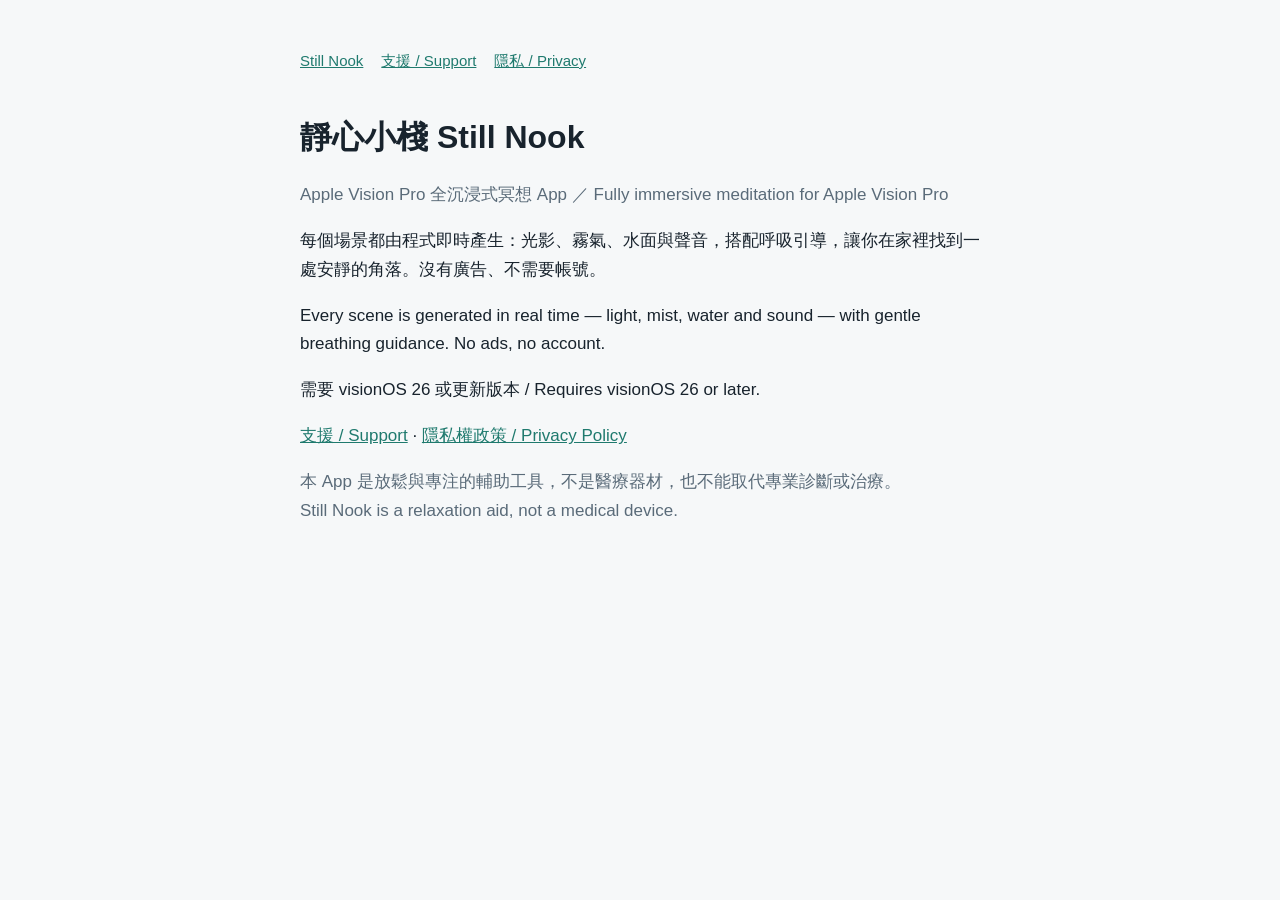
<file: index.html>
<!doctype html><html lang="zh-Hant"><head><meta charset="utf-8"><meta name="viewport" content="width=device-width,initial-scale=1"><title>靜心小棧 Still Nook</title><link rel="stylesheet" href="style.css"></head><body><main><nav><a href="index.html">Still Nook</a><a href="support.html">支援 / Support</a><a href="privacy.html">隱私 / Privacy</a></nav><h1>靜心小棧 Still Nook</h1>
<p class="mute">Apple Vision Pro 全沉浸式冥想 App ／ Fully immersive meditation for Apple Vision Pro</p>
<p>每個場景都由程式即時產生：光影、霧氣、水面與聲音，搭配呼吸引導，讓你在家裡找到一處安靜的角落。沒有廣告、不需要帳號。</p>
<p>Every scene is generated in real time — light, mist, water and sound — with gentle breathing guidance. No ads, no account.</p>
<p>需要 visionOS 26 或更新版本 / Requires visionOS 26 or later.</p>
<p><a href="support.html">支援 / Support</a> · <a href="privacy.html">隱私權政策 / Privacy Policy</a></p>
<p class="mute">本 App 是放鬆與專注的輔助工具，不是醫療器材，也不能取代專業診斷或治療。<br>Still Nook is a relaxation aid, not a medical device.</p>
</main></body></html>
</file>
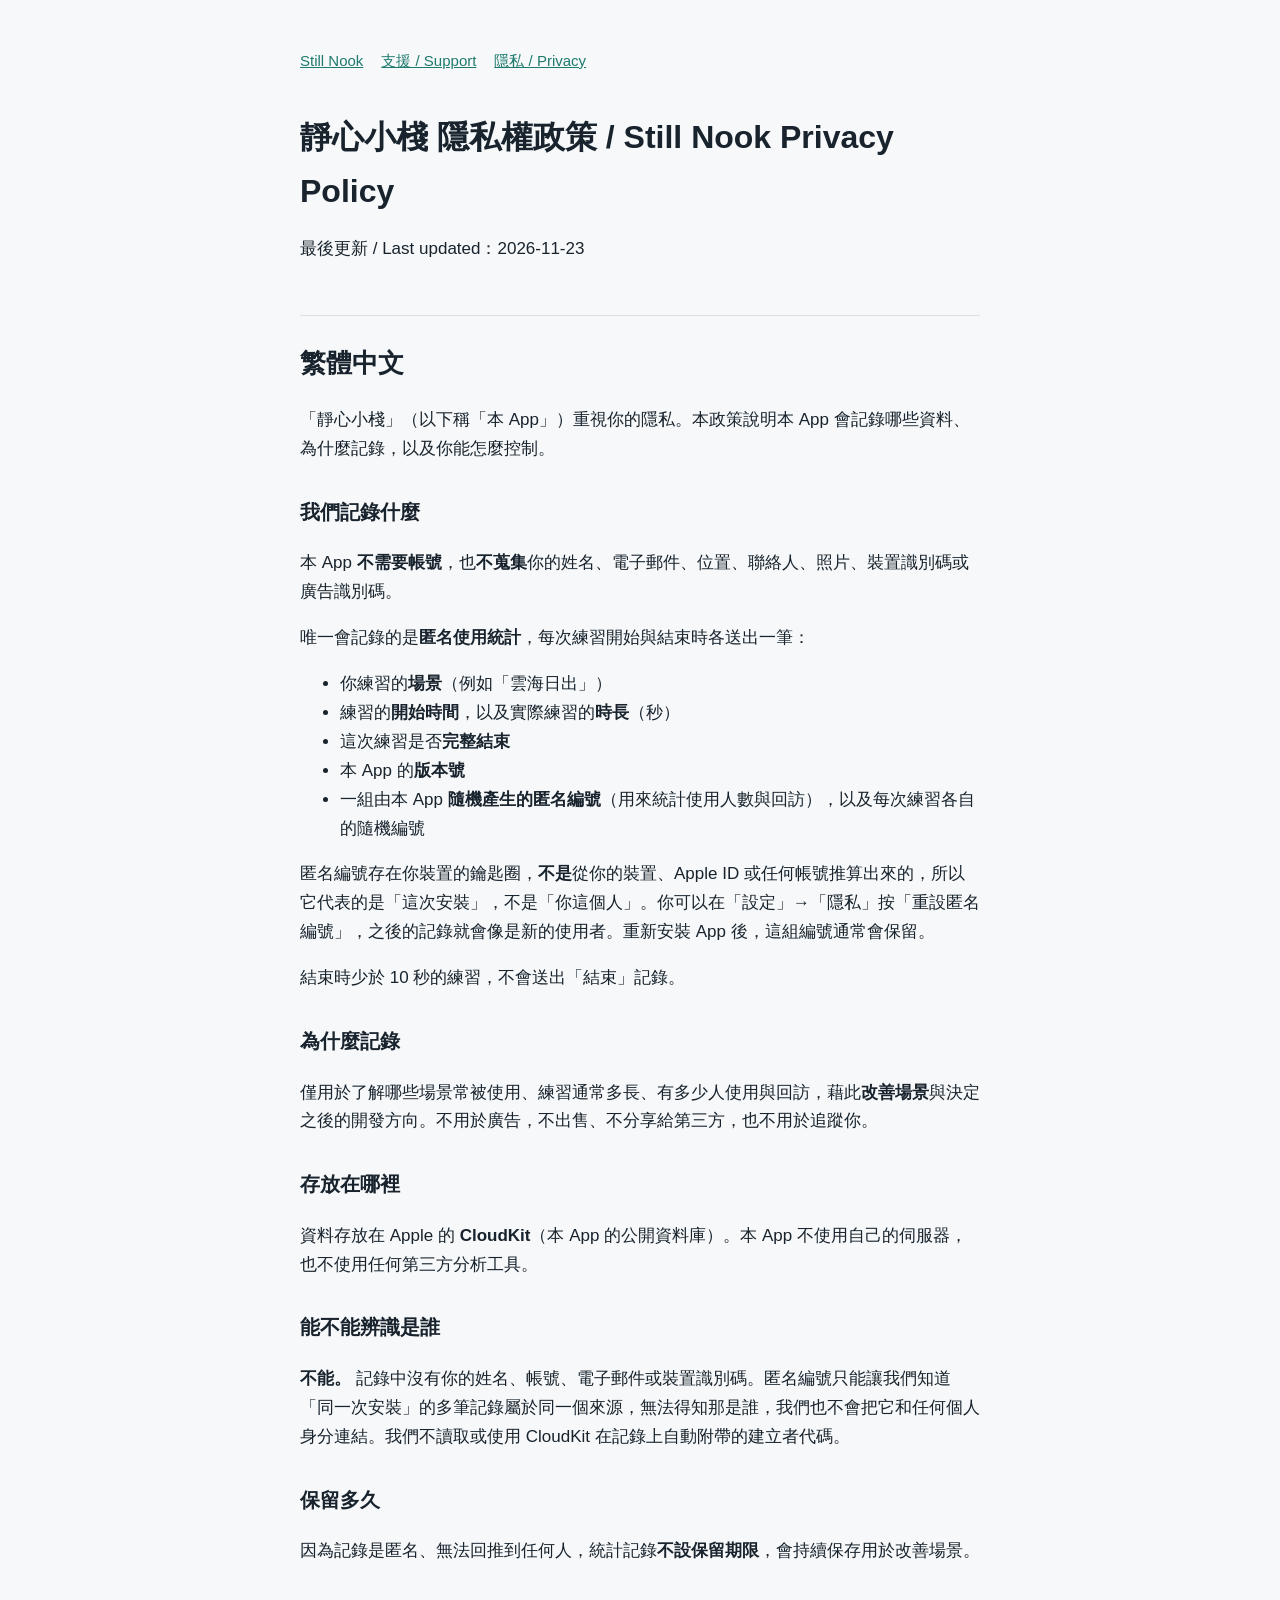
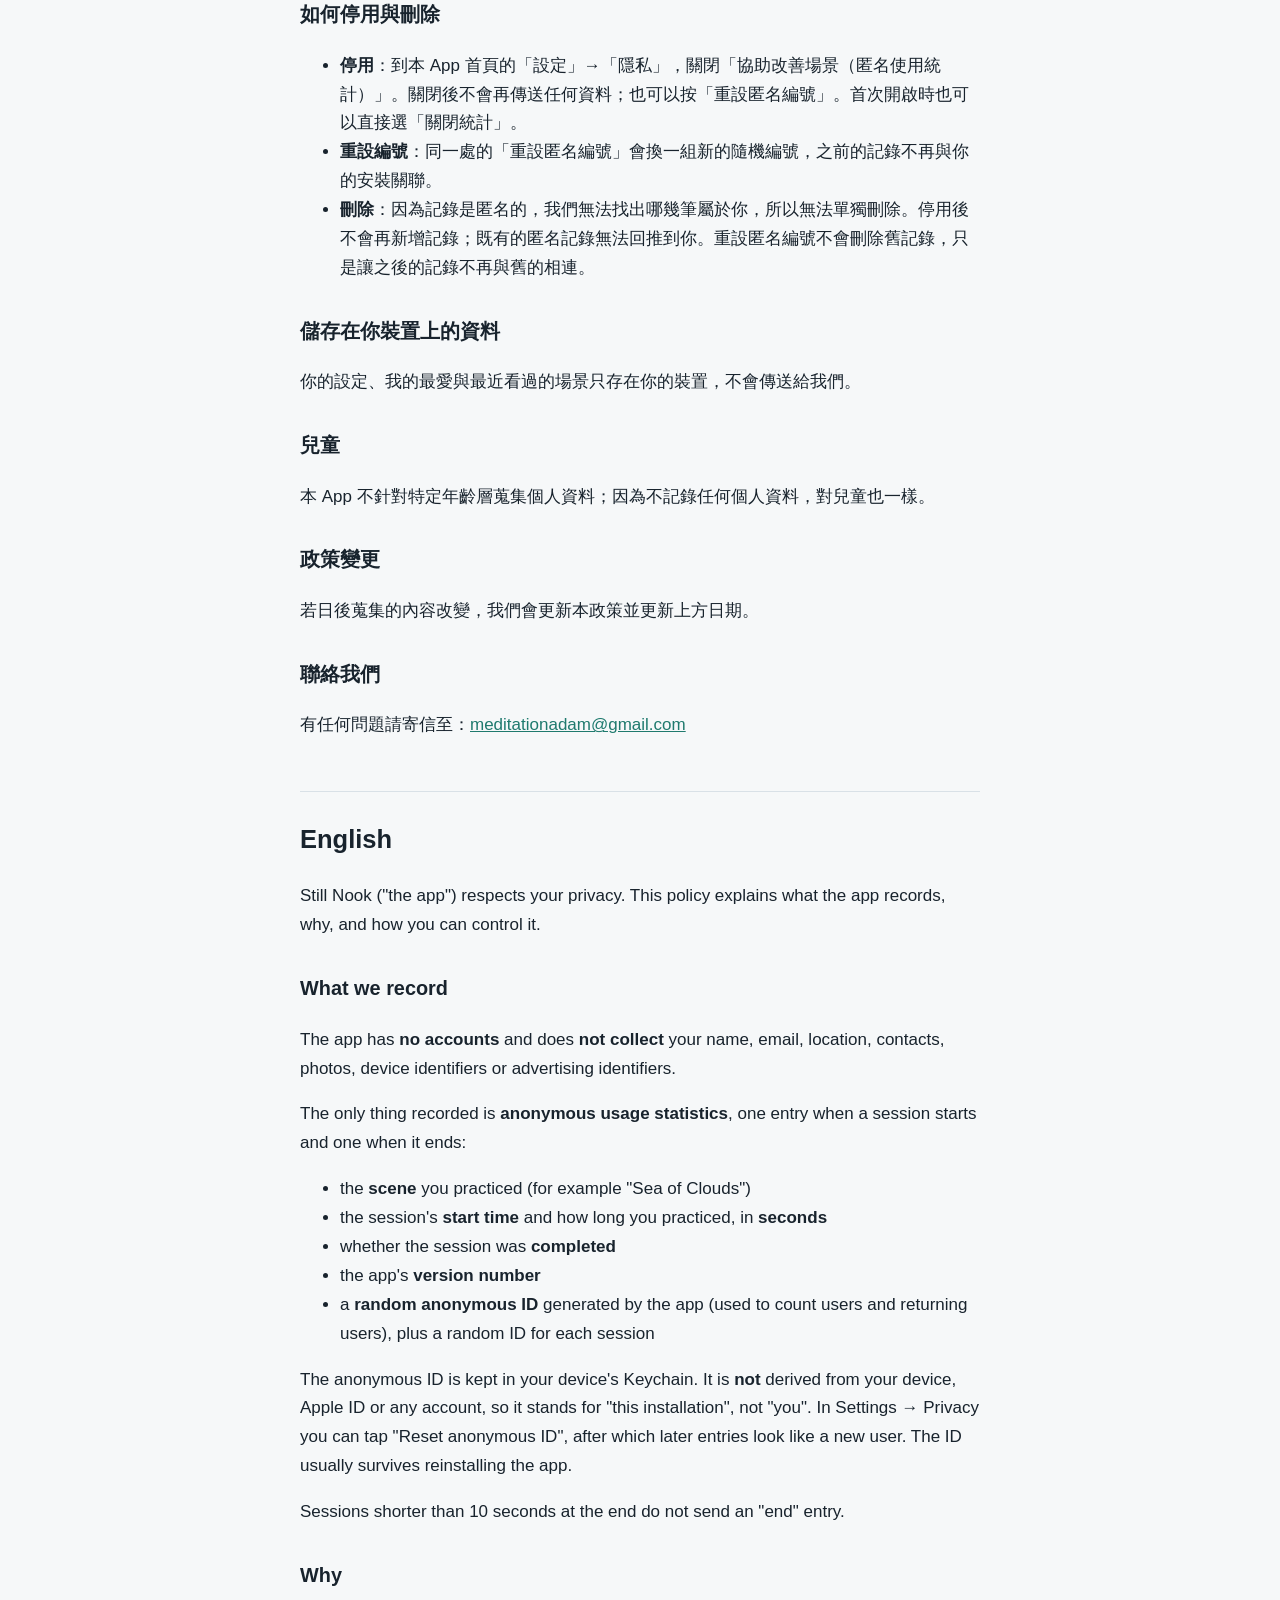
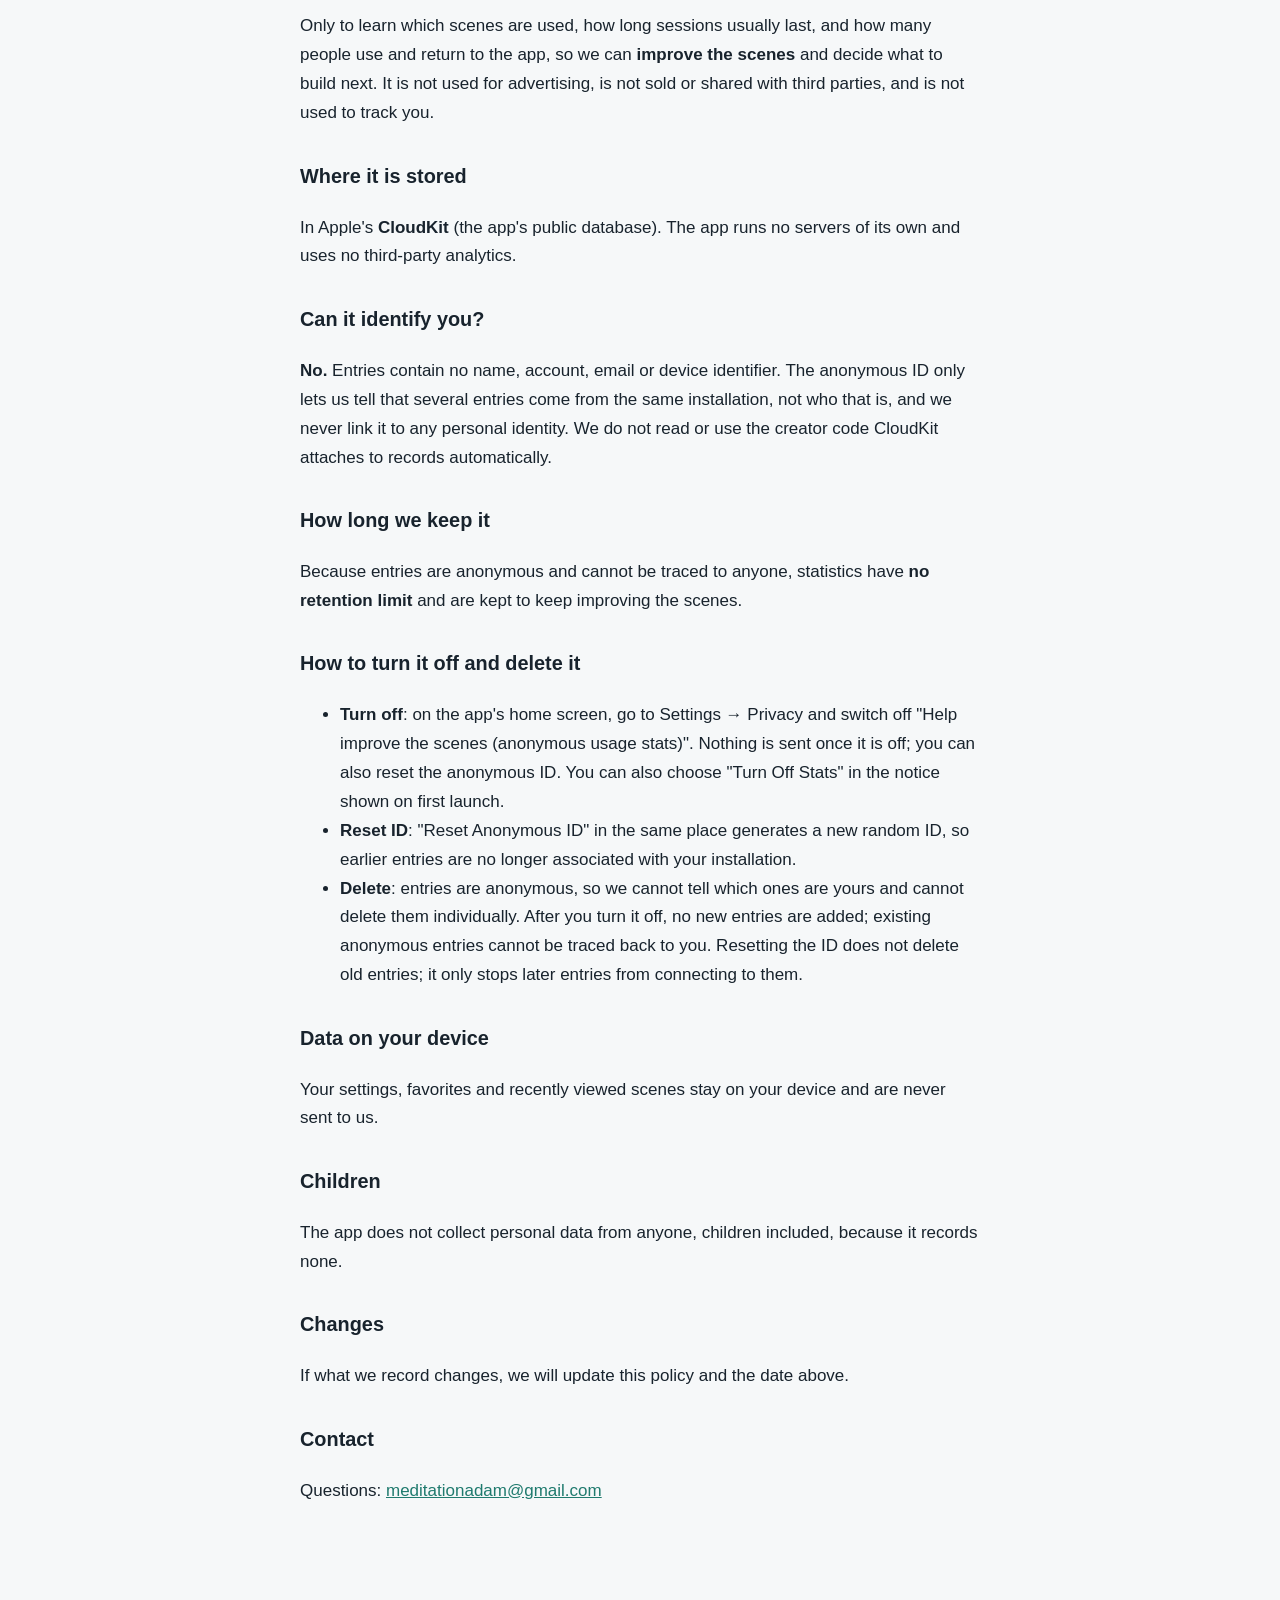
<file: privacy.html>
<!doctype html><html lang="zh-Hant"><head><meta charset="utf-8"><meta name="viewport" content="width=device-width,initial-scale=1"><title>隱私權政策 Privacy — 靜心小棧 Still Nook</title><link rel="stylesheet" href="style.css"></head><body><main><nav><a href="index.html">Still Nook</a><a href="support.html">支援 / Support</a><a href="privacy.html">隱私 / Privacy</a></nav><h1>靜心小棧 隱私權政策 / Still Nook Privacy Policy</h1>
<p>最後更新 / Last updated：2026-11-23</p>
<h2>繁體中文</h2>
<p>「靜心小棧」（以下稱「本 App」）重視你的隱私。本政策說明本 App 會記錄哪些資料、為什麼記錄，以及你能怎麼控制。</p>
<h3>我們記錄什麼</h3>
<p>本 App <strong>不需要帳號</strong>，也<strong>不蒐集</strong>你的姓名、電子郵件、位置、聯絡人、照片、裝置識別碼或廣告識別碼。</p>
<p>唯一會記錄的是<strong>匿名使用統計</strong>，每次練習開始與結束時各送出一筆：</p>
<ul>
<li>你練習的<strong>場景</strong>（例如「雲海日出」）</li>
<li>練習的<strong>開始時間</strong>，以及實際練習的<strong>時長</strong>（秒）</li>
<li>這次練習是否<strong>完整結束</strong></li>
<li>本 App 的<strong>版本號</strong></li>
<li>一組由本 App <strong>隨機產生的匿名編號</strong>（用來統計使用人數與回訪），以及每次練習各自的隨機編號</li>
</ul>
<p>匿名編號存在你裝置的鑰匙圈，<strong>不是</strong>從你的裝置、Apple ID 或任何帳號推算出來的，所以它代表的是「這次安裝」，不是「你這個人」。你可以在「設定」→「隱私」按「重設匿名編號」，之後的記錄就會像是新的使用者。重新安裝 App 後，這組編號通常會保留。</p>
<p>結束時少於 10 秒的練習，不會送出「結束」記錄。</p>
<h3>為什麼記錄</h3>
<p>僅用於了解哪些場景常被使用、練習通常多長、有多少人使用與回訪，藉此<strong>改善場景</strong>與決定之後的開發方向。不用於廣告，不出售、不分享給第三方，也不用於追蹤你。</p>
<h3>存放在哪裡</h3>
<p>資料存放在 Apple 的 <strong>CloudKit</strong>（本 App 的公開資料庫）。本 App 不使用自己的伺服器，也不使用任何第三方分析工具。</p>
<h3>能不能辨識是誰</h3>
<p><strong>不能。</strong> 記錄中沒有你的姓名、帳號、電子郵件或裝置識別碼。匿名編號只能讓我們知道「同一次安裝」的多筆記錄屬於同一個來源，無法得知那是誰，我們也不會把它和任何個人身分連結。我們不讀取或使用 CloudKit 在記錄上自動附帶的建立者代碼。</p>
<h3>保留多久</h3>
<p>因為記錄是匿名、無法回推到任何人，統計記錄<strong>不設保留期限</strong>，會持續保存用於改善場景。</p>
<h3>如何停用與刪除</h3>
<ul>
<li><strong>停用</strong>：到本 App 首頁的「設定」→「隱私」，關閉「協助改善場景（匿名使用統計）」。關閉後不會再傳送任何資料；也可以按「重設匿名編號」。首次開啟時也可以直接選「關閉統計」。</li>
<li><strong>重設編號</strong>：同一處的「重設匿名編號」會換一組新的隨機編號，之前的記錄不再與你的安裝關聯。</li>
<li><strong>刪除</strong>：因為記錄是匿名的，我們無法找出哪幾筆屬於你，所以無法單獨刪除。停用後不會再新增記錄；既有的匿名記錄無法回推到你。重設匿名編號不會刪除舊記錄，只是讓之後的記錄不再與舊的相連。</li>
</ul>
<h3>儲存在你裝置上的資料</h3>
<p>你的設定、我的最愛與最近看過的場景只存在你的裝置，不會傳送給我們。</p>
<h3>兒童</h3>
<p>本 App 不針對特定年齡層蒐集個人資料；因為不記錄任何個人資料，對兒童也一樣。</p>
<h3>政策變更</h3>
<p>若日後蒐集的內容改變，我們會更新本政策並更新上方日期。</p>
<h3>聯絡我們</h3>
<p>有任何問題請寄信至：<a href="mailto:meditationadam@gmail.com">meditationadam@gmail.com</a></p>
<h2>English</h2>
<p>Still Nook ("the app") respects your privacy. This policy explains what the app records, why, and how you can control it.</p>
<h3>What we record</h3>
<p>The app has <strong>no accounts</strong> and does <strong>not collect</strong> your name, email, location, contacts, photos, device identifiers or advertising identifiers.</p>
<p>The only thing recorded is <strong>anonymous usage statistics</strong>, one entry when a session starts and one when it ends:</p>
<ul>
<li>the <strong>scene</strong> you practiced (for example "Sea of Clouds")</li>
<li>the session's <strong>start time</strong> and how long you practiced, in <strong>seconds</strong></li>
<li>whether the session was <strong>completed</strong></li>
<li>the app's <strong>version number</strong></li>
<li>a <strong>random anonymous ID</strong> generated by the app (used to count users and returning users), plus a random ID for each session</li>
</ul>
<p>The anonymous ID is kept in your device's Keychain. It is <strong>not</strong> derived from your device, Apple ID or any account, so it stands for "this installation", not "you". In Settings → Privacy you can tap "Reset anonymous ID", after which later entries look like a new user. The ID usually survives reinstalling the app.</p>
<p>Sessions shorter than 10 seconds at the end do not send an "end" entry.</p>
<h3>Why</h3>
<p>Only to learn which scenes are used, how long sessions usually last, and how many people use and return to the app, so we can <strong>improve the scenes</strong> and decide what to build next. It is not used for advertising, is not sold or shared with third parties, and is not used to track you.</p>
<h3>Where it is stored</h3>
<p>In Apple's <strong>CloudKit</strong> (the app's public database). The app runs no servers of its own and uses no third-party analytics.</p>
<h3>Can it identify you?</h3>
<p><strong>No.</strong> Entries contain no name, account, email or device identifier. The anonymous ID only lets us tell that several entries come from the same installation, not who that is, and we never link it to any personal identity. We do not read or use the creator code CloudKit attaches to records automatically.</p>
<h3>How long we keep it</h3>
<p>Because entries are anonymous and cannot be traced to anyone, statistics have <strong>no retention limit</strong> and are kept to keep improving the scenes.</p>
<h3>How to turn it off and delete it</h3>
<ul>
<li><strong>Turn off</strong>: on the app's home screen, go to Settings → Privacy and switch off "Help improve the scenes (anonymous usage stats)". Nothing is sent once it is off; you can also reset the anonymous ID. You can also choose "Turn Off Stats" in the notice shown on first launch.</li>
<li><strong>Reset ID</strong>: "Reset Anonymous ID" in the same place generates a new random ID, so earlier entries are no longer associated with your installation.</li>
<li><strong>Delete</strong>: entries are anonymous, so we cannot tell which ones are yours and cannot delete them individually. After you turn it off, no new entries are added; existing anonymous entries cannot be traced back to you. Resetting the ID does not delete old entries; it only stops later entries from connecting to them.</li>
</ul>
<h3>Data on your device</h3>
<p>Your settings, favorites and recently viewed scenes stay on your device and are never sent to us.</p>
<h3>Children</h3>
<p>The app does not collect personal data from anyone, children included, because it records none.</p>
<h3>Changes</h3>
<p>If what we record changes, we will update this policy and the date above.</p>
<h3>Contact</h3>
<p>Questions: <a href="mailto:meditationadam@gmail.com">meditationadam@gmail.com</a></p>
</main></body></html>
</file>
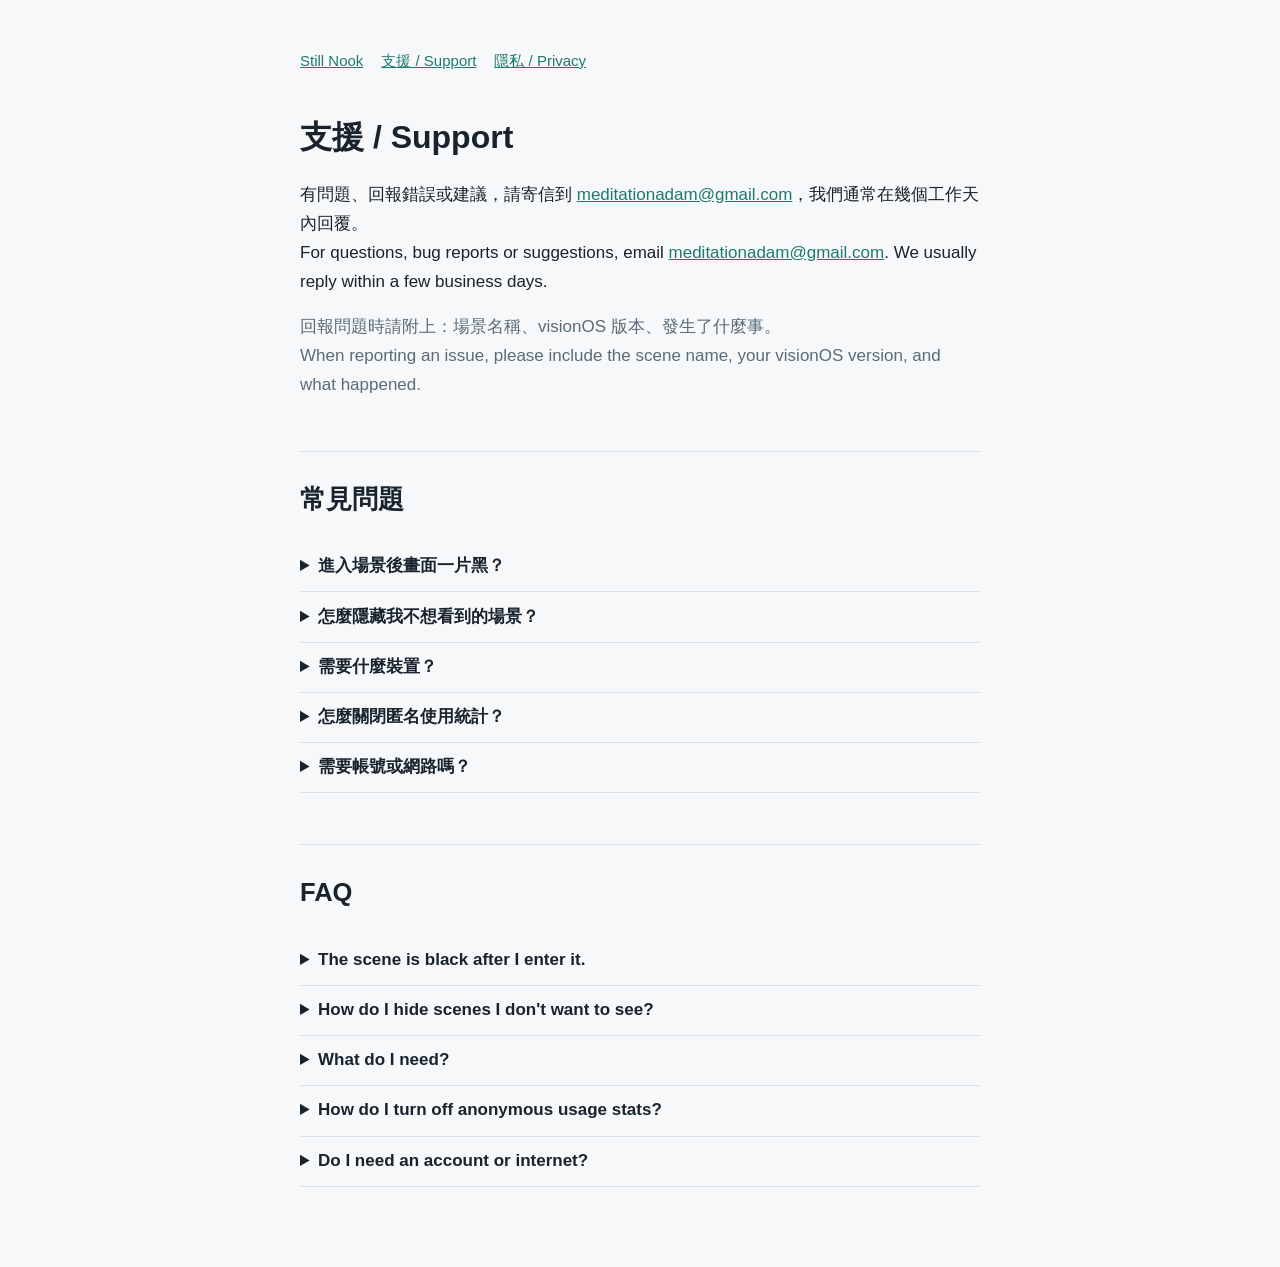
<file: support.html>
<!doctype html><html lang="zh-Hant"><head><meta charset="utf-8"><meta name="viewport" content="width=device-width,initial-scale=1"><title>支援 Support — 靜心小棧 Still Nook</title><link rel="stylesheet" href="style.css"></head><body><main><nav><a href="index.html">Still Nook</a><a href="support.html">支援 / Support</a><a href="privacy.html">隱私 / Privacy</a></nav><h1>支援 / Support</h1>
<p>有問題、回報錯誤或建議，請寄信到 <a href="mailto:meditationadam@gmail.com">meditationadam@gmail.com</a>，我們通常在幾個工作天內回覆。<br>
For questions, bug reports or suggestions, email <a href="mailto:meditationadam@gmail.com">meditationadam@gmail.com</a>. We usually reply within a few business days.</p>
<p class="mute">回報問題時請附上：場景名稱、visionOS 版本、發生了什麼事。<br>When reporting an issue, please include the scene name, your visionOS version, and what happened.</p>

<h2>常見問題</h2>
<details><summary>進入場景後畫面一片黑？</summary><p>場景是即時產生的，載入後前面幾十秒材質可能還沒就緒，請稍等片刻。若一直沒有恢復，請回到首頁重新進入場景，或重新啟動 App。</p></details>
<details><summary>怎麼隱藏我不想看到的場景？</summary><p>可以在首頁隱藏場景，之後不會出現在列表中。也能把常用的場景加入我的最愛。</p></details>
<details><summary>需要什麼裝置？</summary><p>Apple Vision Pro，並升級到 visionOS 26 或更新版本。</p></details>
<details><summary>怎麼關閉匿名使用統計？</summary><p>首頁「設定」→「隱私」，關閉「協助改善場景（匿名使用統計）」。也可以按「重設匿名編號」。詳見<a href="privacy.html">隱私權政策</a>。</p></details>
<details><summary>需要帳號或網路嗎？</summary><p>不需要帳號。場景與聲音都在裝置上產生，只有匿名統計（可關閉）會用到網路。</p></details>

<h2>FAQ</h2>
<details><summary>The scene is black after I enter it.</summary><p>Scenes are generated in real time, and materials may take a few seconds to settle after loading. If it stays dark, go back to Home and re-enter the scene, or relaunch the app.</p></details>
<details><summary>How do I hide scenes I don't want to see?</summary><p>You can hide scenes from the home screen so they no longer appear in the list. You can also add favorites.</p></details>
<details><summary>What do I need?</summary><p>An Apple Vision Pro running visionOS 26 or later.</p></details>
<details><summary>How do I turn off anonymous usage stats?</summary><p>Home → Settings → Privacy → switch off "Help improve the scenes (anonymous usage stats)". You can also reset the anonymous ID. See the <a href="privacy.html">Privacy Policy</a>.</p></details>
<details><summary>Do I need an account or internet?</summary><p>No account. Scenes and sound are generated on-device; only the optional anonymous stats use the network.</p></details>
</main></body></html>
</file>
<file: style.css>
:root{--bg:#0f1720;--fg:#e8eef3;--mute:#9fb0bf;--accent:#8fd3c8;--line:#24313d}
@media (prefers-color-scheme:light){:root{--bg:#f6f8f9;--fg:#18232d;--mute:#5a6b79;--accent:#1f7a6e;--line:#d9e1e7}}
*{box-sizing:border-box}
body{margin:0;background:var(--bg);color:var(--fg);font:17px/1.7 -apple-system,BlinkMacSystemFont,"Helvetica Neue","PingFang TC",sans-serif}
main{max-width:720px;margin:0 auto;padding:48px 20px 80px}
nav{display:flex;gap:18px;margin-bottom:36px;font-size:15px}
a{color:var(--accent)}
h1{font-size:2rem;margin:0 0 .3em}h2{margin-top:2em;padding-top:1em;border-top:1px solid var(--line)}h3{margin-top:1.6em}
.mute{color:var(--mute)}
details{border-bottom:1px solid var(--line);padding:.6em 0}summary{cursor:pointer;font-weight:600}
</file>
